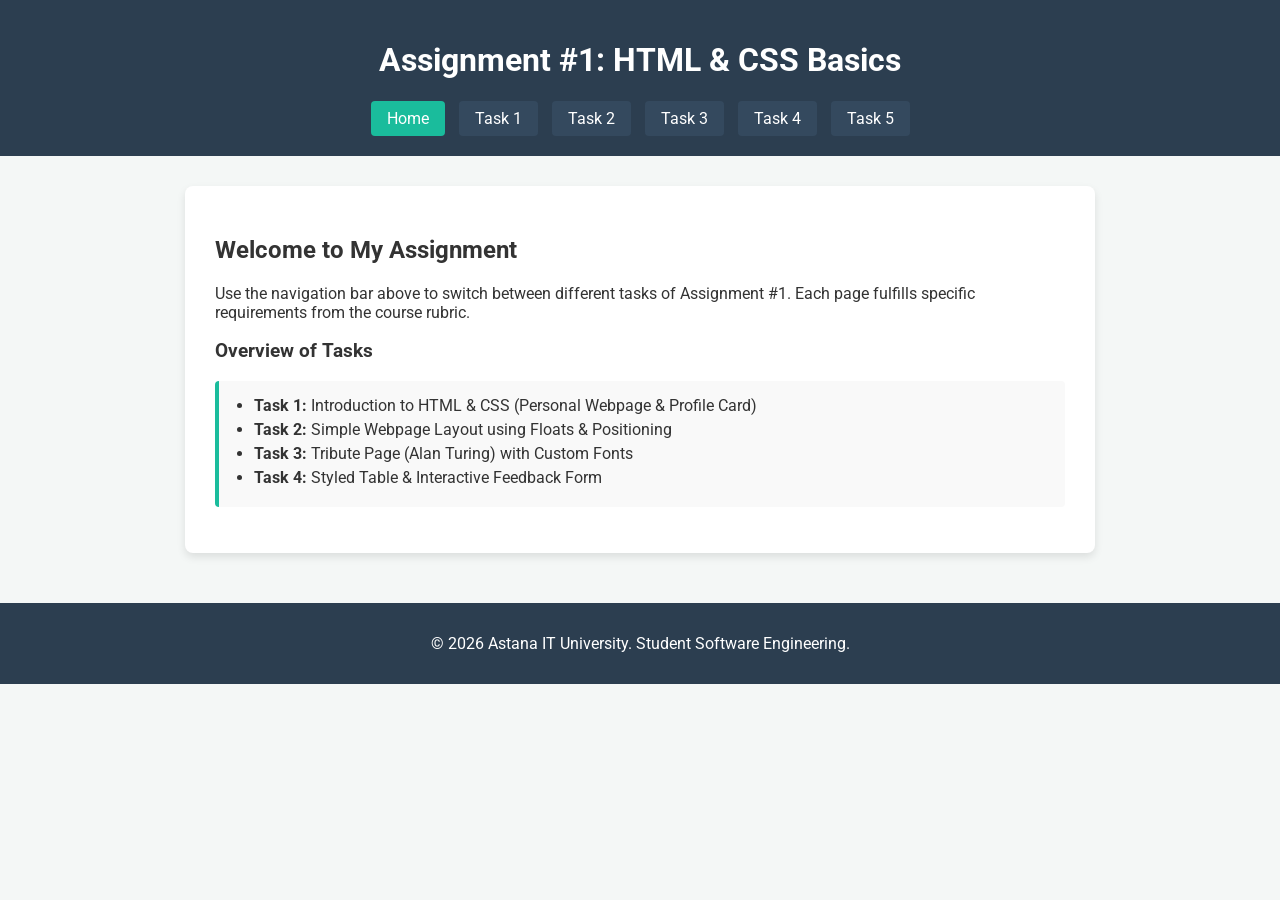
<file: web/index.html>
<!DOCTYPE html>
<html lang="en">
<head>
    <meta charset="UTF-8">
    <meta name="viewport" content="width=device-width, initial-scale=1.0">
    <title>Assignment #1 - Main Hub</title>
    <link rel="stylesheet" href="style.css">
</head>
<body>
<header class="main-header">
    <h1>Assignment #1: HTML & CSS Basics</h1>
    <nav class="navbar">
        <a href="index.html" class="active">Home</a>
        <a href="task1.html">Task 1</a>
        <a href="task2.html">Task 2</a>
        <a href="task3.html">Task 3</a>
        <a href="task4.html">Task 4</a>
        <a href="task5.html">Task 5</a>
    </nav>
</header>
<main class="content-container">
    <h2>Welcome to My Assignment</h2>
    <p>Use the navigation bar above to switch between different tasks of Assignment #1. Each page fulfills specific requirements from the course rubric.</p>

    <h3>Overview of Tasks</h3>
    <ul class="custom-list">
        <li><strong>Task 1:</strong> Introduction to HTML & CSS (Personal Webpage & Profile Card)</li>
        <li><strong>Task 2:</strong> Simple Webpage Layout using Floats & Positioning</li>
        <li><strong>Task 3:</strong> Tribute Page (Alan Turing) with Custom Fonts</li>
        <li><strong>Task 4:</strong> Styled Table & Interactive Feedback Form</li>
    </ul>
</main>

<footer class="main-footer">
    <p>&copy; 2026 Astana IT University. Student Software Engineering.</p>
</footer>
</body>
</html>
</file>
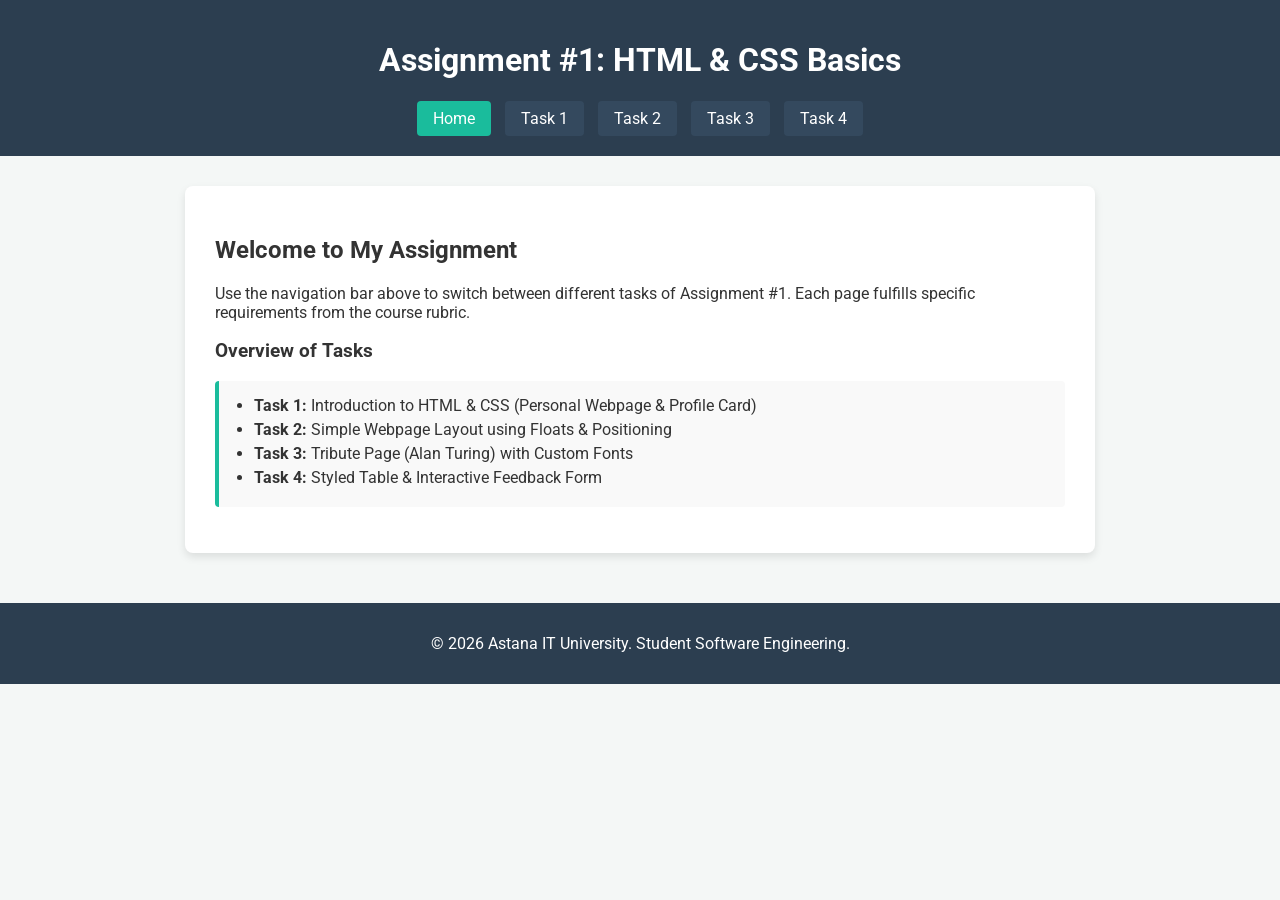
<file: web-project/web/index.html>
<!DOCTYPE html>
<html lang="en">
<head>
    <meta charset="UTF-8">
    <meta name="viewport" content="width=device-width, initial-scale=1.0">
    <title>Assignment #1 - Main Hub</title>
    <link rel="stylesheet" href="style.css">
</head>
<body>
<header class="main-header">
    <h1>Assignment #1: HTML & CSS Basics</h1>
    <nav class="navbar">
        <a href="index.html" class="active">Home</a>
        <a href="task1.html">Task 1</a>
        <a href="task2.html">Task 2</a>
        <a href="task3.html">Task 3</a>
        <a href="task4.html">Task 4</a>
    </nav>
</header>

<main class="content-container">
    <h2>Welcome to My Assignment</h2>
    <p>Use the navigation bar above to switch between different tasks of Assignment #1. Each page fulfills specific requirements from the course rubric.</p>

    <h3>Overview of Tasks</h3>
    <ul class="custom-list">
        <li><strong>Task 1:</strong> Introduction to HTML & CSS (Personal Webpage & Profile Card)</li>
        <li><strong>Task 2:</strong> Simple Webpage Layout using Floats & Positioning</li>
        <li><strong>Task 3:</strong> Tribute Page (Alan Turing) with Custom Fonts</li>
        <li><strong>Task 4:</strong> Styled Table & Interactive Feedback Form</li>
    </ul>
</main>

<footer class="main-footer">
    <p>&copy; 2026 Astana IT University. Student Software Engineering.</p>
</footer>
</body>
</html>
</file>
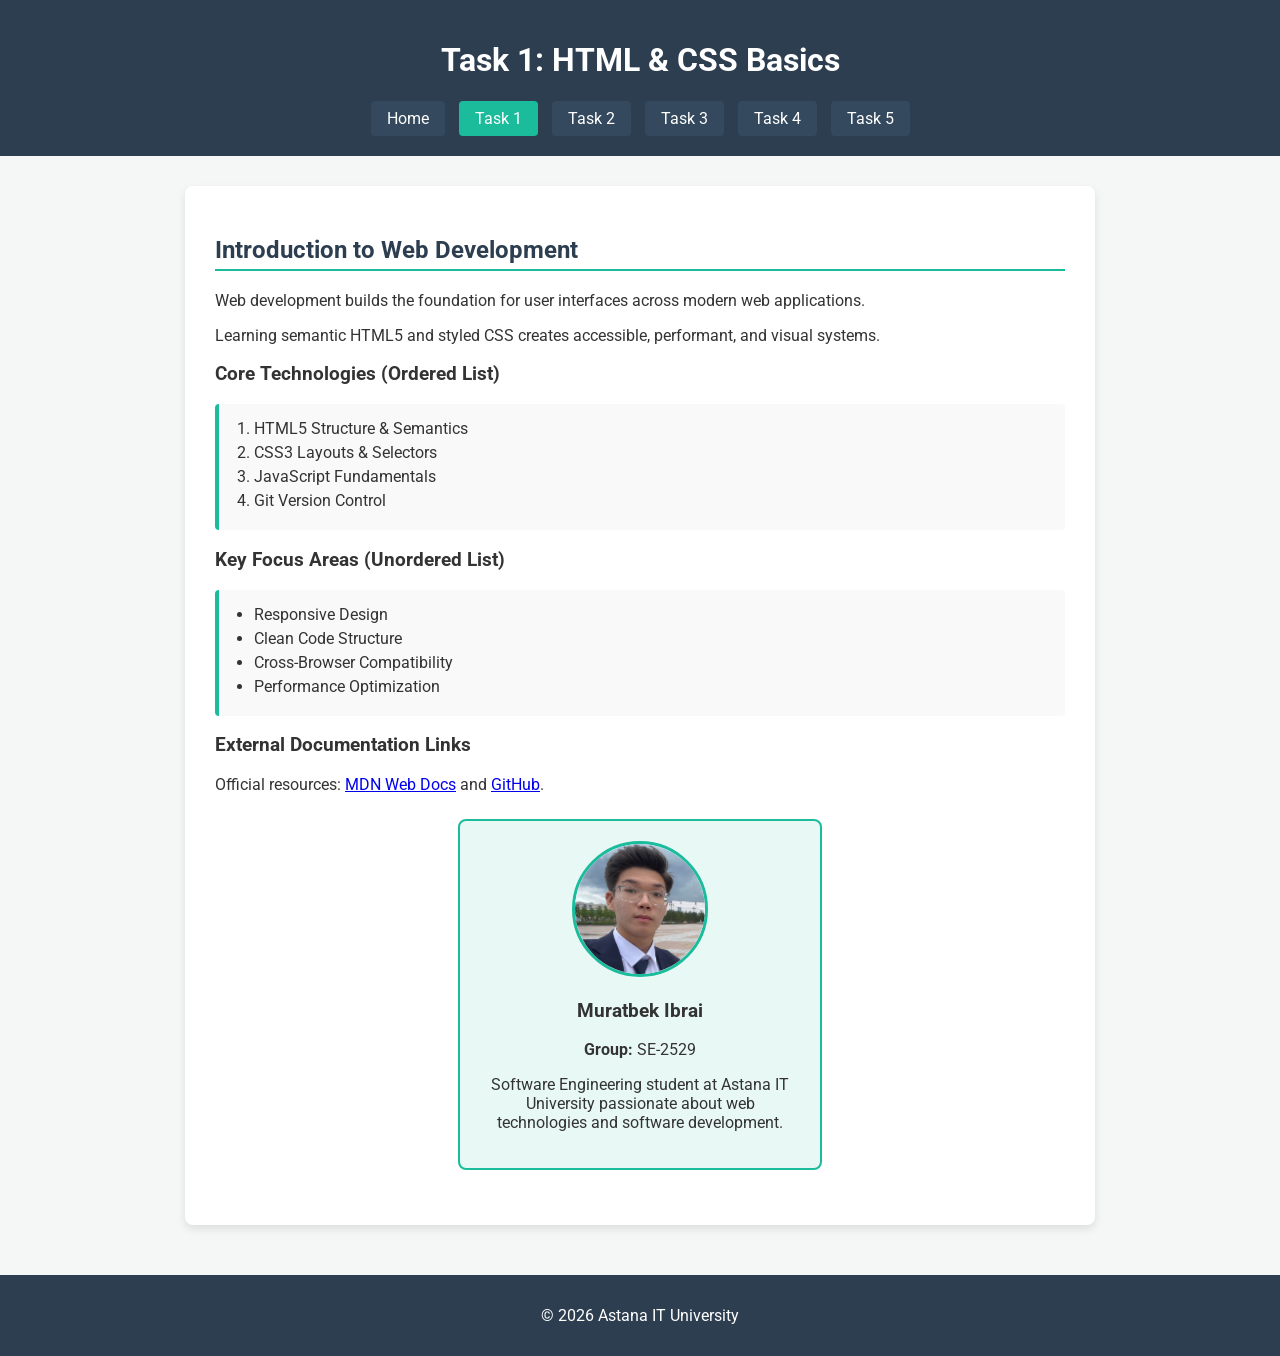
<file: web/task1.html>
<!DOCTYPE html>
<html lang="en">
<head>
    <meta charset="UTF-8">
    <meta name="viewport" content="width=device-width, initial-scale=1.0">
    <title>Task 1 - Personal Webpage</title>
    <link rel="stylesheet" href="style.css">
</head>
<body>
<header class="main-header">
    <h1>Task 1: HTML & CSS Basics</h1>
    <nav class="navbar">
        <a href="index.html">Home</a>
        <a href="task1.html" class="active">Task 1</a>
        <a href="task2.html">Task 2</a>
        <a href="task3.html">Task 3</a>
        <a href="task4.html">Task 4</a>
        <a href="task5.html">Task 5</a>
    </nav>
</header>

<main class="content-container">
    <h2 id="special-heading">Introduction to Web Development</h2>
    <p>Web development builds the foundation for user interfaces across modern web applications.</p>
    <p>Learning semantic HTML5 and styled CSS creates accessible, performant, and visual systems.</p>

    <h3>Core Technologies (Ordered List)</h3>
    <ol class="custom-list">
        <li>HTML5 Structure & Semantics</li>
        <li>CSS3 Layouts & Selectors</li>
        <li>JavaScript Fundamentals</li>
        <li>Git Version Control</li>
    </ol>

    <h3>Key Focus Areas (Unordered List)</h3>
    <ul class="custom-list">
        <li>Responsive Design</li>
        <li>Clean Code Structure</li>
        <li>Cross-Browser Compatibility</li>
        <li>Performance Optimization</li>
    </ul>

    <h3>External Documentation Links</h3>
    <p>Official resources: <a href="https://developer.mozilla.org" target="_blank">MDN Web Docs</a> and <a href="https://github.com" target="_blank">GitHub</a>.</p>

    <div class="profile-card">
        <img src="ibrai.jpg" alt="Student Profile Photo" class="profile-img">
        <h3>Muratbek Ibrai</h3>
        <p><strong>Group:</strong> SE-2529</p>
        <p>Software Engineering student at Astana IT University passionate about web technologies and software development.</p>
    </div>
</main>

<footer class="main-footer">
    <p>&copy; 2026 Astana IT University</p>
</footer>
</body>
</html>
</file>
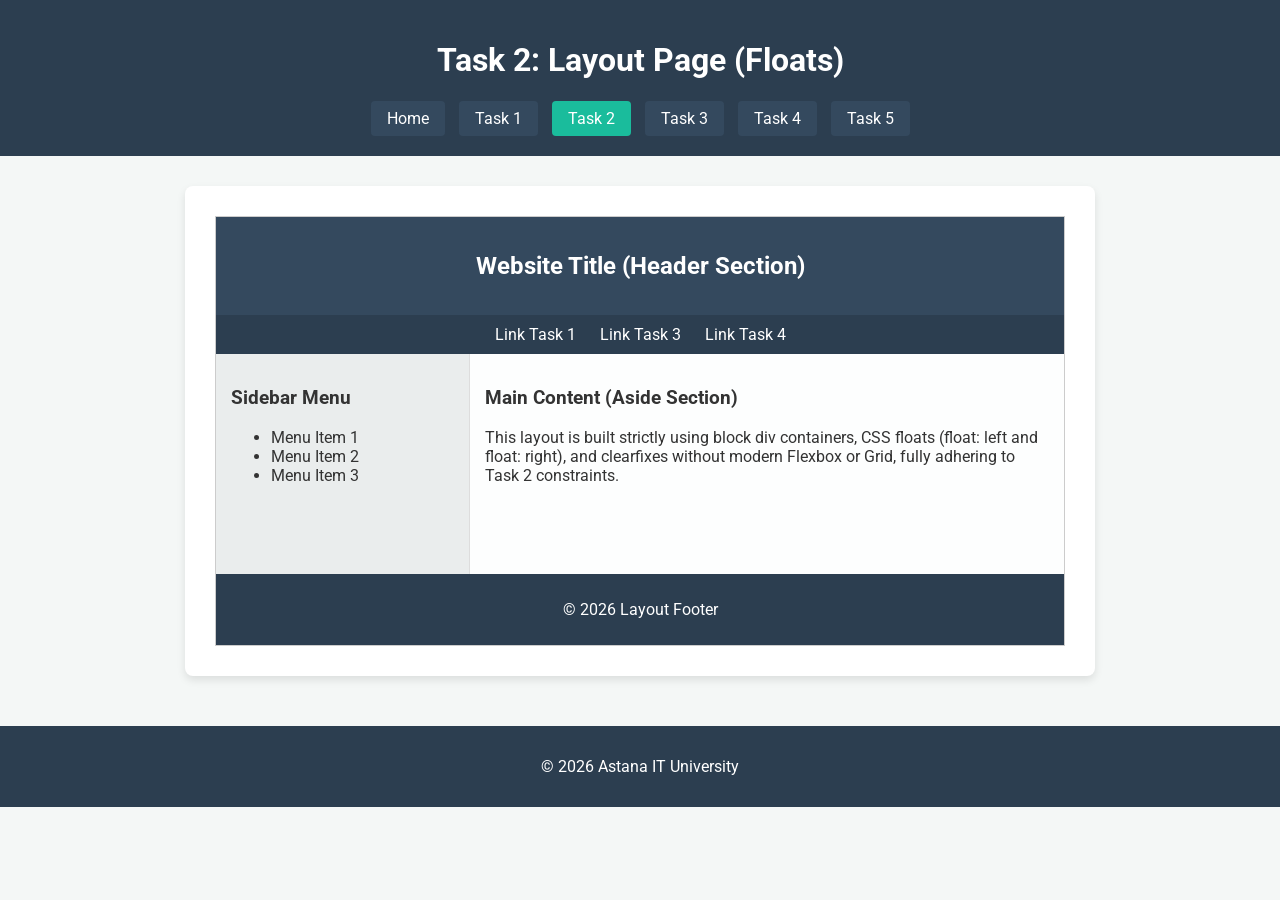
<file: web/task2.html>
<!DOCTYPE html>
<html lang="en">
<head>
    <meta charset="UTF-8">
    <meta name="viewport" content="width=device-width, initial-scale=1.0">
    <title>Task 2 - Float Layout</title>
    <link rel="stylesheet" href="style.css">
</head>
<body>
<header class="main-header">
    <h1>Task 2: Layout Page (Floats)</h1>
    <nav class="navbar">
        <a href="index.html">Home</a>
        <a href="task1.html">Task 1</a>
        <a href="task2.html" class="active">Task 2</a>
        <a href="task3.html">Task 3</a>
        <a href="task4.html">Task 4</a>
        <a href="task5.html">Task 5</a>
    </nav>
</header>

<main class="content-container">
    <div class="layout-wrapper">
        <div class="layout-header">
            <h2>Website Title (Header Section)</h2>
        </div>

        <div class="layout-nav">
            <a href="task1.html">Link Task 1</a>
            <a href="task3.html">Link Task 3</a>
            <a href="task4.html">Link Task 4</a>
        </div>

        <div class="clearfix">
            <div class="sidebar">
                <h3>Sidebar Menu</h3>
                <ul>
                    <li>Menu Item 1</li>
                    <li>Menu Item 2</li>
                    <li>Menu Item 3</li>
                </ul>
            </div>

            <aside class="main-aside">
                <h3>Main Content (Aside Section)</h3>
                <p>This layout is built strictly using block div containers, CSS floats (float: left and float: right), and clearfixes without modern Flexbox or Grid, fully adhering to Task 2 constraints.</p>
            </aside>
        </div>

        <div class="layout-footer">
            <p>&copy; 2026 Layout Footer</p>
        </div>
    </div>
</main>

<footer class="main-footer">
    <p>&copy; 2026 Astana IT University</p>
</footer>
</body>
</html>
</file>
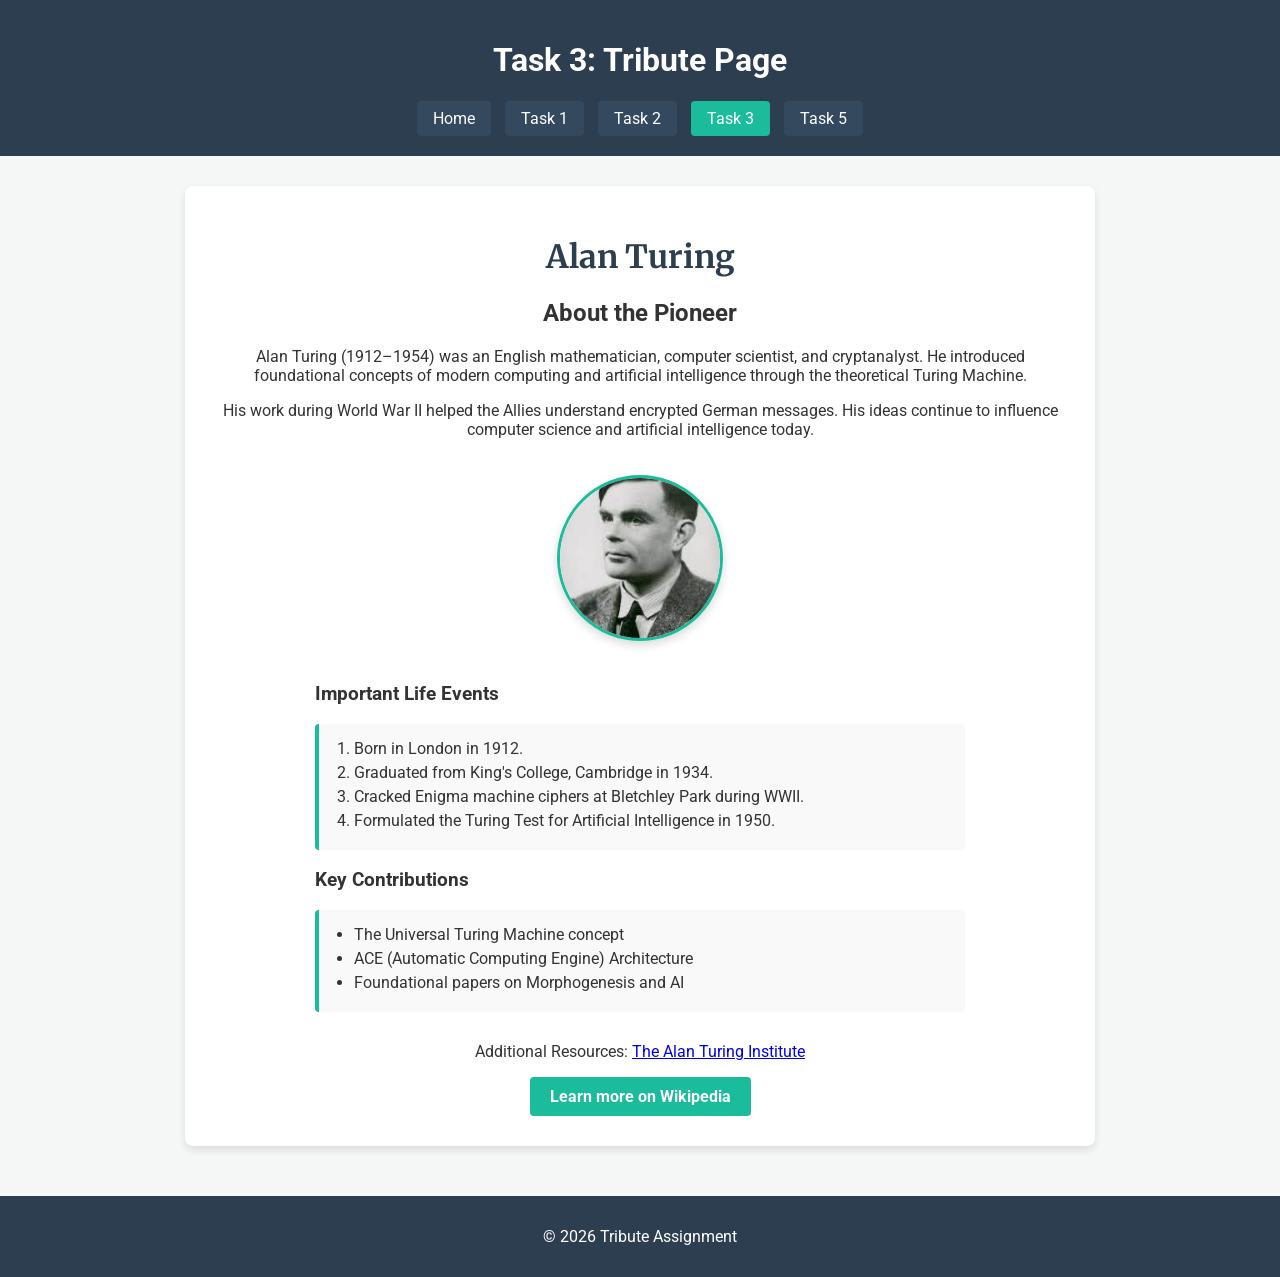
<file: web/task3.html>
<!DOCTYPE html>
<html lang="en">
<head>
    <meta charset="UTF-8">
    <meta name="viewport" content="width=device-width, initial-scale=1.0">
    <title>Task 3 - Tribute Page</title>
    <link rel="stylesheet" href="style.css">
</head>
<body>
<header class="main-header">
    <h1>Task 3: Tribute Page</h1>
    <nav class="navbar">
        <a href="index.html">Home</a>
        <a href="task1.html">Task 1</a>
        <a href="task2.html">Task 2</a>
        <a href="task3.html" class="active">Task 3</a>
        <a href="task5.html">Task 5</a>
    </nav>
</header>

<main class="content-container" style="text-align: center;">
    <h1 class="tribute-title">Alan Turing</h1>
    <h2>About the Pioneer</h2>
    <p>Alan Turing (1912–1954) was an English mathematician, computer scientist, and cryptanalyst. He introduced foundational concepts of modern computing and artificial intelligence through the theoretical Turing Machine.</p>
    <p>His work during World War II helped the Allies understand encrypted German messages. His ideas continue to influence computer science and artificial intelligence today.</p>

    <img src="photo.jpg" alt="Alan Turing Portrait" class="tribute-img">

    <div style="text-align: left; max-width: 650px; margin: 0 auto;">
        <h3>Important Life Events</h3>
        <ol class="custom-list">
            <li>Born in London in 1912.</li>
            <li>Graduated from King's College, Cambridge in 1934.</li>
            <li>Cracked Enigma machine ciphers at Bletchley Park during WWII.</li>
            <li>Formulated the Turing Test for Artificial Intelligence in 1950.</li>
        </ol>

        <h3>Key Contributions</h3>
        <ul class="custom-list">
            <li>The Universal Turing Machine concept</li>
            <li>ACE (Automatic Computing Engine) Architecture</li>
            <li>Foundational papers on Morphogenesis and AI</li>
        </ul>
    </div>

    <div style="margin-top: 30px;">
        <p>Additional Resources: <a href="https://www.turing.ac.uk" target="_blank">The Alan Turing Institute</a></p>
        <a href="https://en.wikipedia.org/wiki/Alan_Turing" target="_blank" class="btn-link">Learn more on Wikipedia</a>
    </div>
</main>

<footer class="main-footer">
    <p>&copy; 2026 Tribute Assignment</p>
</footer>
</body>
</html>
</file>
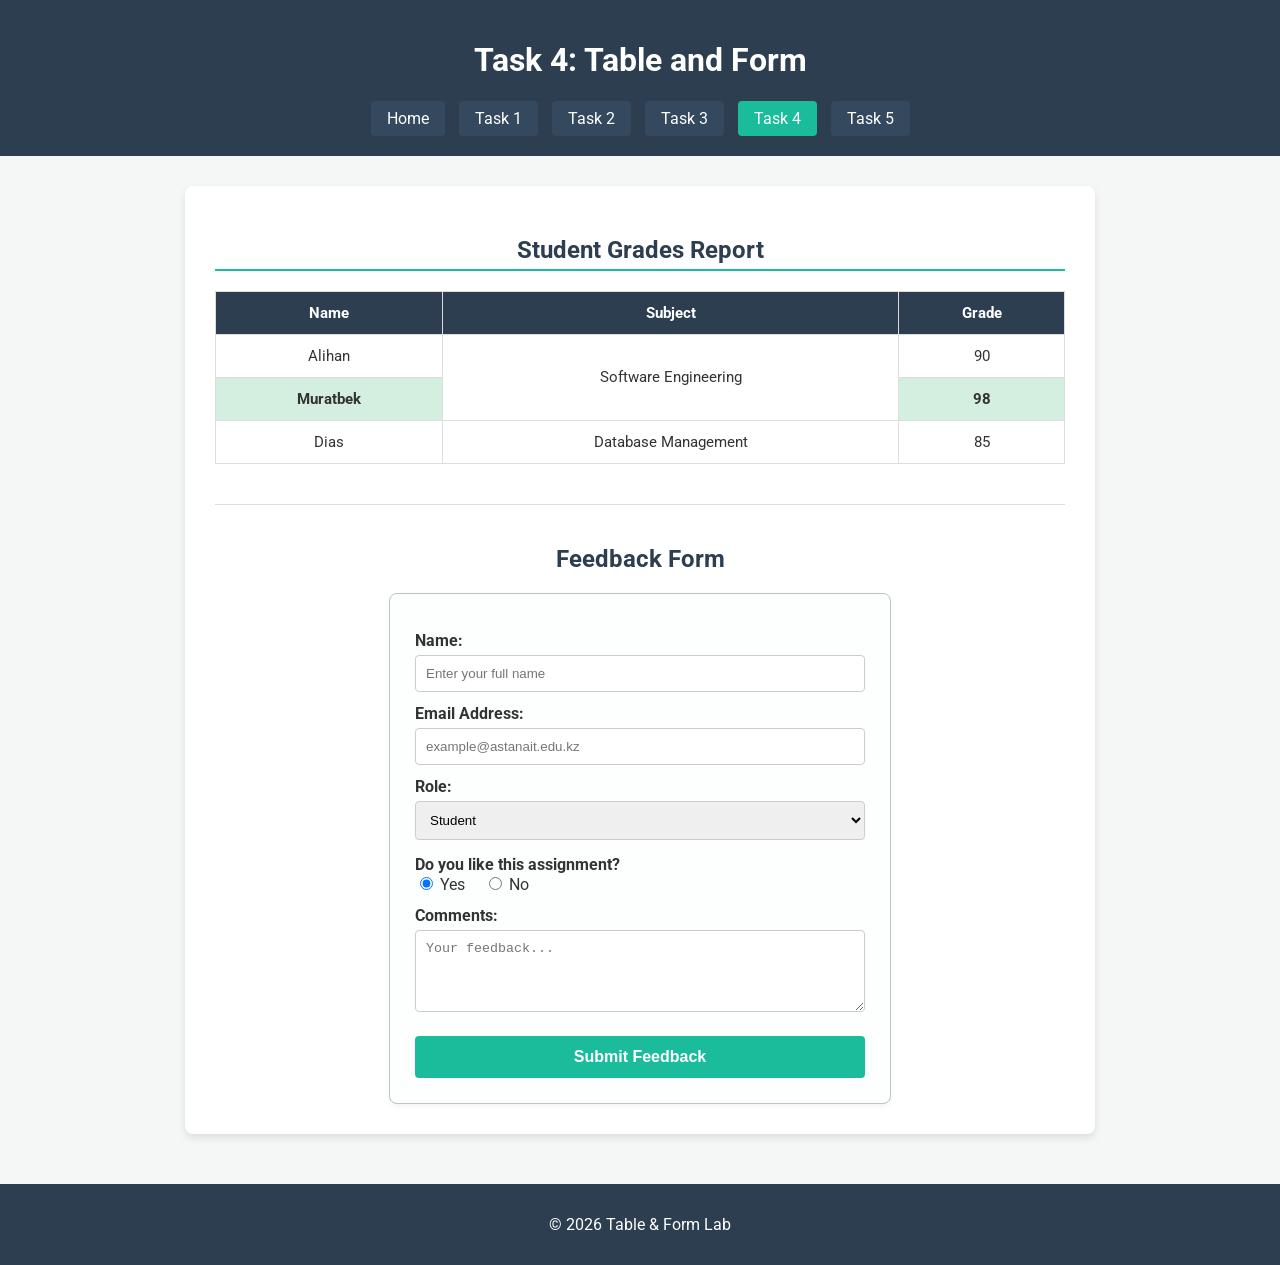
<file: web/task4.html>
<!DOCTYPE html>
<html lang="en">
<head>
    <meta charset="UTF-8">
    <meta name="viewport" content="width=device-width, initial-scale=1.0">
    <title>Task 4 - Table & Form</title>
    <link rel="stylesheet" href="style.css">
</head>
<body>
<header class="main-header">
    <h1>Task 4: Table and Form</h1>
    <nav class="navbar">
        <a href="index.html">Home</a>
        <a href="task1.html">Task 1</a>
        <a href="task2.html">Task 2</a>
        <a href="task3.html">Task 3</a>
        <a href="task4.html" class="active">Task 4</a>
        <a href="task5.html">Task 5</a>
    </nav>
</header>

<main class="content-container">
    <h2 id="special-heading" style="text-align: center;">Student Grades Report</h2>

    <table class="styled-table">
        <thead>
        <tr>
            <th>Name</th>
            <th>Subject</th>
            <th>Grade</th>
        </tr>
        </thead>
        <tbody>
        <tr>
            <td>Alihan</td>
            <td rowspan="2">Software Engineering</td>
            <td>90</td>
        </tr>
        <tr class="highlight-row">
            <td>Muratbek</td>
            <td>98</td>
        </tr>
        <tr>
            <td>Dias</td>
            <td>Database Management</td>
            <td>85</td>
        </tr>
        </tbody>
    </table>

    <hr style="margin: 40px 0; border: 0; border-top: 1px solid #ddd;">

    <h2 style="text-align: center; color: #2c3e50;">Feedback Form</h2>
    <form class="styled-form">
        <label for="name">Name:</label>
        <input type="text" id="name" name="name" placeholder="Enter your full name" required>

        <label for="email">Email Address:</label>
        <input type="email" id="email" name="email" placeholder="example@astanait.edu.kz" required>

        <label for="role">Role:</label>
        <select id="role" name="role">
            <option value="student">Student</option>
            <option value="teacher">Teacher</option>
            <option value="other">Other</option>
        </select>

        <label style="margin-top:15px;">Do you like this assignment?</label>
        <input type="radio" id="yes" name="feedback" value="yes" checked>
        <label for="yes" style="display:inline; font-weight:normal; margin-right: 15px;">Yes</label>
        <input type="radio" id="no" name="feedback" value="no">
        <label for="no" style="display:inline; font-weight:normal;">No</label>

        <label for="comments">Comments:</label>
        <textarea id="comments" name="comments" rows="4" placeholder="Your feedback..."></textarea>

        <button type="submit" class="submit-btn">Submit Feedback</button>
    </form>
</main>

<footer class="main-footer">
    <p>&copy; 2026 Table & Form Lab</p>
</footer>
</body>
</html>
</file>
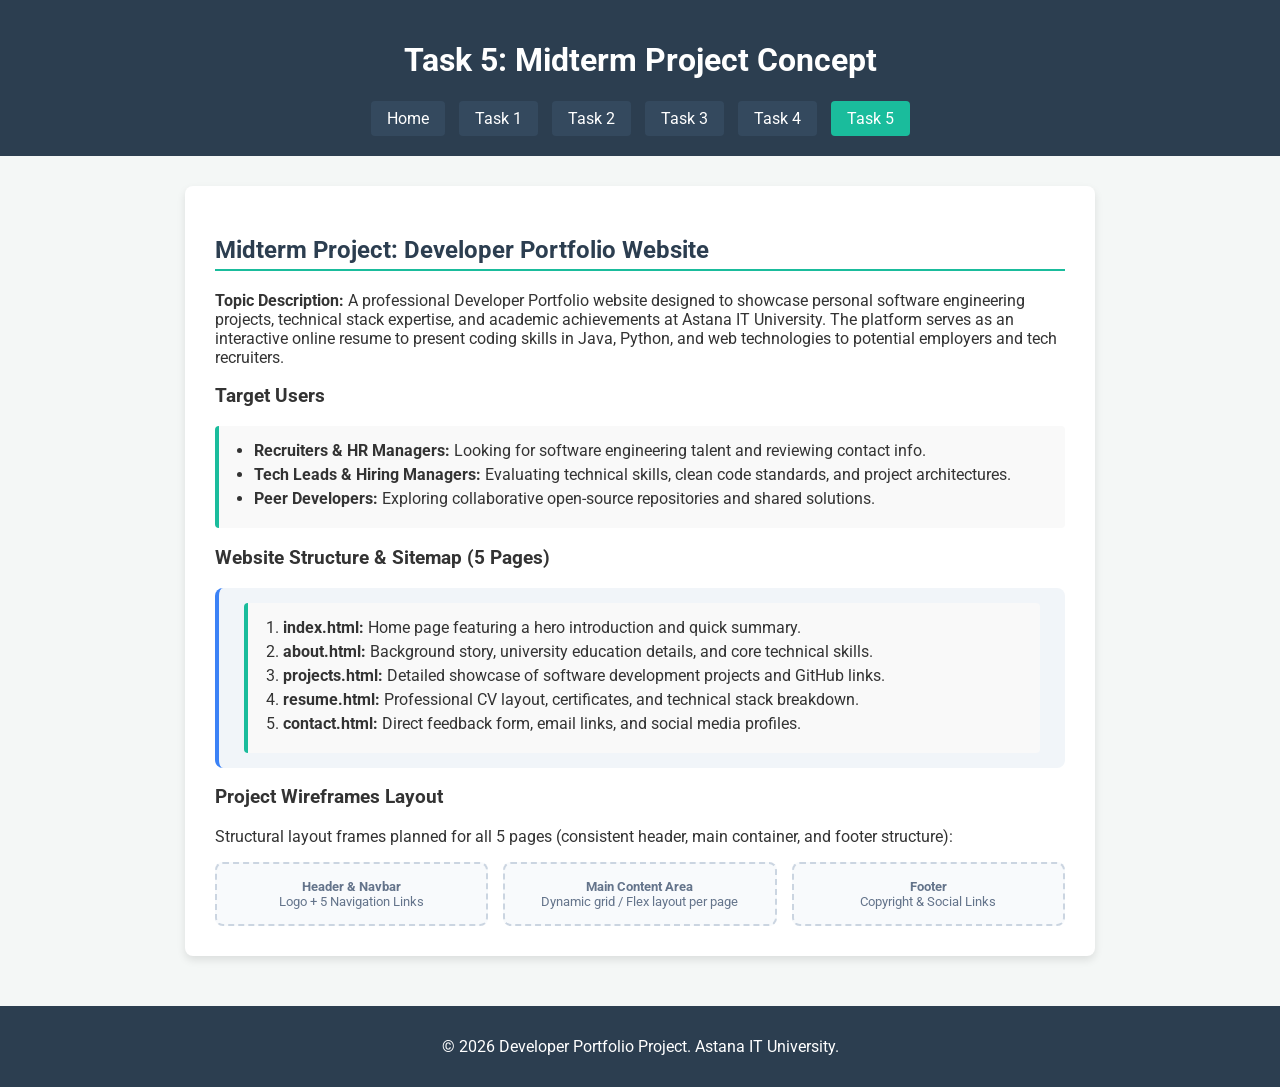
<file: web/task5.html>
<!DOCTYPE html>
<html lang="en">
<head>
    <meta charset="UTF-8">
    <meta name="viewport" content="width=device-width, initial-scale=1.0">
    <title>Task 5 - Midterm Project Concept</title>
    <link rel="stylesheet" href="style.css">
    <style>
        /* Дополнительные локальные стили для красивого оформления блоков Task 5 */
        .wireframe-grid {
            display: flex;
            gap: 15px;
            margin-top: 15px;
        }
        .wireframe-box {
            flex: 1;
            background: #f8fafc;
            border: 2px dashed #cbd5e1;
            padding: 15px;
            text-align: center;
            border-radius: 8px;
            font-size: 13px;
            color: #64748b;
        }
        .sitemap-list {
            background: #f1f5f9;
            padding: 15px 25px;
            border-radius: 8px;
            border-left: 4px solid #3b82f6;
        }
    </style>
</head>
<body>
<header class="main-header">
    <h1>Task 5: Midterm Project Concept</h1>
    <nav class="navbar">
        <a href="index.html">Home</a>
        <a href="task1.html">Task 1</a>
        <a href="task2.html">Task 2</a>
        <a href="task3.html">Task 3</a>
        <a href="task4.html">Task 4</a>
        <a href="task5.html" class="active">Task 5</a>
    </nav>
</header>

<main class="content-container">
    <h2 id="special-heading">Midterm Project: Developer Portfolio Website</h2>

    <p><strong>Topic Description:</strong> A professional Developer Portfolio website designed to showcase personal software engineering projects, technical stack expertise, and academic achievements at Astana IT University. The platform serves as an interactive online resume to present coding skills in Java, Python, and web technologies to potential employers and tech recruiters.</p>

    <h3>Target Users</h3>
    <ul class="custom-list">
        <li><strong>Recruiters & HR Managers:</strong> Looking for software engineering talent and reviewing contact info.</li>
        <li><strong>Tech Leads & Hiring Managers:</strong> Evaluating technical skills, clean code standards, and project architectures.</li>
        <li><strong>Peer Developers:</strong> Exploring collaborative open-source repositories and shared solutions.</li>
    </ul>

    <h3>Website Structure & Sitemap (5 Pages)</h3>
    <div class="sitemap-list">
        <ol class="custom-list" style="margin: 0;">
            <li><strong>index.html:</strong> Home page featuring a hero introduction and quick summary.</li>
            <li><strong>about.html:</strong> Background story, university education details, and core technical skills.</li>
            <li><strong>projects.html:</strong> Detailed showcase of software development projects and GitHub links.</li>
            <li><strong>resume.html:</strong> Professional CV layout, certificates, and technical stack breakdown.</li>
            <li><strong>contact.html:</strong> Direct feedback form, email links, and social media profiles.</li>
        </ol>
    </div>

    <h3>Project Wireframes Layout</h3>
    <p>Structural layout frames planned for all 5 pages (consistent header, main container, and footer structure):</p>

    <div class="wireframe-grid">
        <div class="wireframe-box">
            <strong>Header & Navbar</strong><br>Logo + 5 Navigation Links
        </div>
        <div class="wireframe-box">
            <strong>Main Content Area</strong><br>Dynamic grid / Flex layout per page
        </div>
        <div class="wireframe-box">
            <strong>Footer</strong><br>Copyright & Social Links
        </div>
    </div>
</main>

<footer class="main-footer">
    <p>&copy; 2026 Developer Portfolio Project. Astana IT University.</p>
</footer>
</body>
</html>
</file>
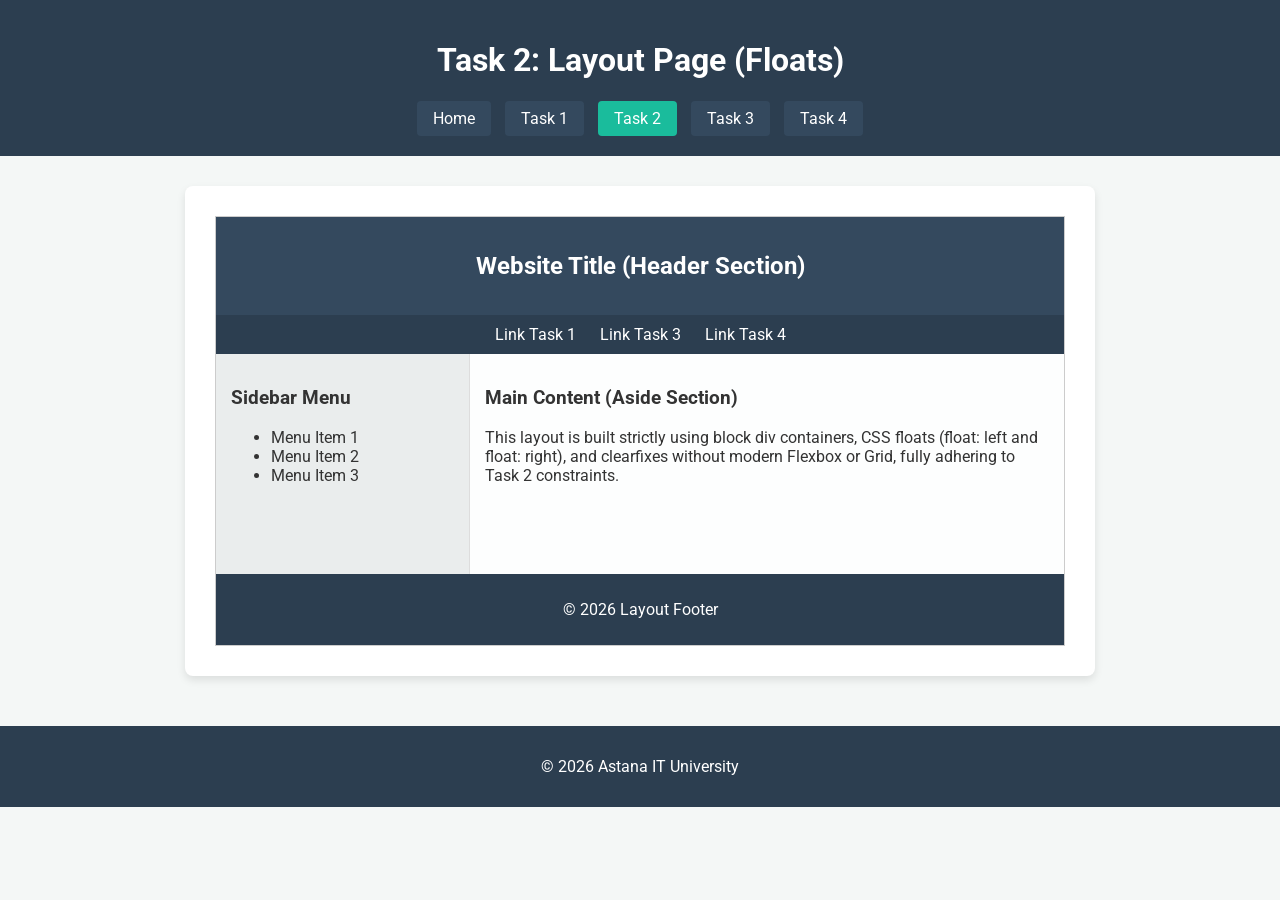
<file: web-project/web/task2.html>
<!DOCTYPE html>
<html lang="en">
<head>
    <meta charset="UTF-8">
    <meta name="viewport" content="width=device-width, initial-scale=1.0">
    <title>Task 2 - Float Layout</title>
    <link rel="stylesheet" href="style.css">
</head>
<body>
<header class="main-header">
    <h1>Task 2: Layout Page (Floats)</h1>
    <nav class="navbar">
        <a href="index.html">Home</a>
        <a href="task1.html">Task 1</a>
        <a href="task2.html" class="active">Task 2</a>
        <a href="task3.html">Task 3</a>
        <a href="task4.html">Task 4</a>
    </nav>
</header>

<main class="content-container">
    <div class="layout-wrapper">
        <div class="layout-header">
            <h2>Website Title (Header Section)</h2>
        </div>

        <div class="layout-nav">
            <a href="task1.html">Link Task 1</a>
            <a href="task3.html">Link Task 3</a>
            <a href="task4.html">Link Task 4</a>
        </div>

        <div class="clearfix">
            <div class="sidebar">
                <h3>Sidebar Menu</h3>
                <ul>
                    <li>Menu Item 1</li>
                    <li>Menu Item 2</li>
                    <li>Menu Item 3</li>
                </ul>
            </div>

            <aside class="main-aside">
                <h3>Main Content (Aside Section)</h3>
                <p>This layout is built strictly using block div containers, CSS floats (float: left and float: right), and clearfixes without modern Flexbox or Grid, fully adhering to Task 2 constraints.</p>
            </aside>
        </div>

        <div class="layout-footer">
            <p>&copy; 2026 Layout Footer</p>
        </div>
    </div>
</main>

<footer class="main-footer">
    <p>&copy; 2026 Astana IT University</p>
</footer>
</body>
</html>
</file>
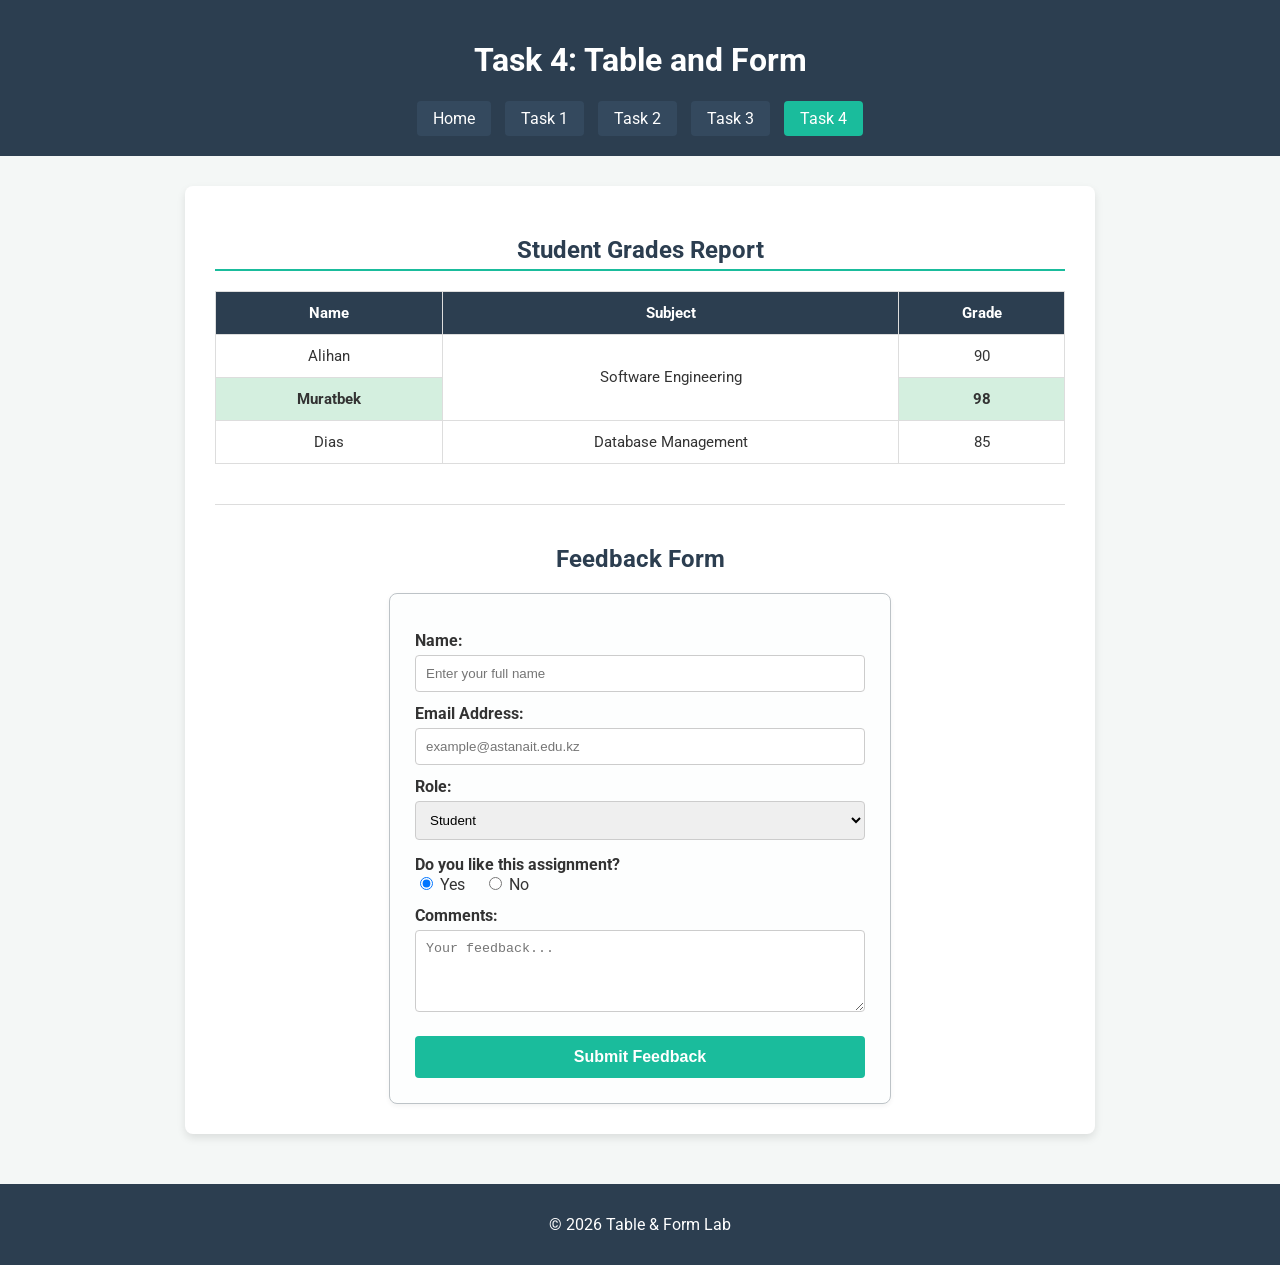
<file: web-project/web/task4.html>
<!DOCTYPE html>
<html lang="en">
<head>
    <meta charset="UTF-8">
    <meta name="viewport" content="width=device-width, initial-scale=1.0">
    <title>Task 4 - Table & Form</title>
    <link rel="stylesheet" href="style.css">
</head>
<body>
<header class="main-header">
    <h1>Task 4: Table and Form</h1>
    <nav class="navbar">
        <a href="index.html">Home</a>
        <a href="task1.html">Task 1</a>
        <a href="task2.html">Task 2</a>
        <a href="task3.html">Task 3</a>
        <a href="task4.html" class="active">Task 4</a>
    </nav>
</header>

<main class="content-container">
    <h2 id="special-heading" style="text-align: center;">Student Grades Report</h2>

    <table class="styled-table">
        <thead>
        <tr>
            <th>Name</th>
            <th>Subject</th>
            <th>Grade</th>
        </tr>
        </thead>
        <tbody>
        <tr>
            <td>Alihan</td>
            <td rowspan="2">Software Engineering</td>
            <td>90</td>
        </tr>
        <tr class="highlight-row">
            <td>Muratbek</td>
            <td>98</td>
        </tr>
        <tr>
            <td>Dias</td>
            <td>Database Management</td>
            <td>85</td>
        </tr>
        </tbody>
    </table>

    <hr style="margin: 40px 0; border: 0; border-top: 1px solid #ddd;">

    <h2 style="text-align: center; color: #2c3e50;">Feedback Form</h2>
    <form class="styled-form">
        <label for="name">Name:</label>
        <input type="text" id="name" name="name" placeholder="Enter your full name" required>

        <label for="email">Email Address:</label>
        <input type="email" id="email" name="email" placeholder="example@astanait.edu.kz" required>

        <label for="role">Role:</label>
        <select id="role" name="role">
            <option value="student">Student</option>
            <option value="teacher">Teacher</option>
            <option value="other">Other</option>
        </select>

        <label style="margin-top:15px;">Do you like this assignment?</label>
        <input type="radio" id="yes" name="feedback" value="yes" checked>
        <label for="yes" style="display:inline; font-weight:normal; margin-right: 15px;">Yes</label>
        <input type="radio" id="no" name="feedback" value="no">
        <label for="no" style="display:inline; font-weight:normal;">No</label>

        <label for="comments">Comments:</label>
        <textarea id="comments" name="comments" rows="4" placeholder="Your feedback..."></textarea>

        <button type="submit" class="submit-btn">Submit Feedback</button>
    </form>
</main>

<footer class="main-footer">
    <p>&copy; 2026 Table & Form Lab</p>
</footer>
</body>
</html>
</file>
<file: web/style.css>
/* Google Fonts для Task 3 */
@import url('https://fonts.googleapis.com/css2?family=Merriweather:ital,wght@0,400;0,700;1,400&family=Roboto:wght@400;500;700&display=swap');

/* Общие стили */
body {
    font-family: 'Roboto', 'Segoe UI', Tahoma, sans-serif;
    background-color: #f4f7f6;
    color: #333;
    margin: 0;
    padding: 0;
}

/* Навигация и Шапка */
.main-header {
    background-color: #2c3e50;
    color: white;
    padding: 20px;
    text-align: center;
}

.navbar {
    margin-top: 15px;
}

.navbar a {
    color: white;
    text-decoration: none;
    padding: 8px 16px;
    margin: 0 5px;
    background-color: #34495e;
    border-radius: 4px;
    transition: background-color 0.3s;
    display: inline-block;
}

.navbar a:hover, .navbar a.active {
    background-color: #1abc9c;
}

/* Основной контейнер */
.content-container {
    max-width: 850px;
    margin: 30px auto;
    background: white;
    padding: 30px;
    border-radius: 8px;
    box-shadow: 0 4px 8px rgba(0,0,0,0.1);
}

/* Футер */
.main-footer {
    text-align: center;
    padding: 15px;
    background-color: #2c3e50;
    color: white;
    margin-top: 50px;
}

/* --- TASK 1 STYLES --- */
#special-heading {
    color: #2c3e50;
    border-bottom: 2px solid #1abc9c;
    padding-bottom: 5px;
}

.custom-list {
    background: #f9f9f9;
    padding: 15px 15px 15px 35px;
    border-left: 4px solid #1abc9c;
    border-radius: 4px;
}

.custom-list li {
    margin-bottom: 5px;
}

.profile-card {
    border: 2px solid #1abc9c;
    padding: 20px;
    border-radius: 8px;
    background-color: #e8f8f5;
    text-align: center;
    max-width: 320px;
    margin: 25px auto;
}

.profile-img {
    width: 130px;
    height: 130px;
    border-radius: 50%;
    object-fit: cover;
    border: 3px solid #1abc9c;
    max-width: 100%;
}

/* --- TASK 2 FLOAT LAYOUT STYLES (No Flex/Grid) --- */
.layout-wrapper {
    width: 100%;
    background: #fff;
    border: 1px solid #ccc;
    box-sizing: border-box;
}

.layout-header {
    background: #34495e;
    color: white;
    padding: 15px;
    text-align: center;
}

.layout-nav {
    background: #2c3e50;
    padding: 10px;
    text-align: center;
}

.layout-nav a {
    color: white;
    margin: 0 10px;
    text-decoration: none;
}

.sidebar {
    float: left;
    width: 30%;
    background: #eaeded;
    padding: 15px;
    min-height: 220px;
    box-sizing: border-box;
    border-right: 1px solid #ddd;
}

.main-aside {
    float: right;
    width: 70%;
    background: #fdfefe;
    padding: 15px;
    min-height: 220px;
    box-sizing: border-box;
}

.clearfix::after {
    content: "";
    clear: both;
    display: table;
}

.layout-footer {
    background: #2c3e50;
    color: white;
    text-align: center;
    padding: 10px;
}

/* --- TASK 3 TRIBUTE STYLES --- */
.tribute-title {
    font-family: 'Merriweather', serif;
    color: #2c3e50;
}

.tribute-img {
    border-radius: 50%;
    width: 160px;
    height: 160px;
    object-fit: cover;
    margin: 20px 0;
    box-shadow: 0 4px 10px rgba(0,0,0,0.15);
    border: 3px solid #1abc9c;
}

.btn-link {
    background-color: #1abc9c;
    color: white !important;
    padding: 10px 20px;
    border-radius: 4px;
    text-decoration: none;
    display: inline-block;
    transition: background-color 0.3s;
    font-weight: bold;
}

.btn-link:hover {
    background-color: #16a085;
}

/* --- TASK 4 TABLE & FORM STYLES --- */
.styled-table {
    width: 100%;
    border-collapse: collapse;
    margin: 20px 0;
    font-size: 15px;
}

.styled-table th, .styled-table td {
    border: 1px solid #ddd;
    padding: 12px;
    text-align: center;
}

.styled-table th {
    background-color: #2c3e50;
    color: white;
}

.styled-table tr:nth-child(even) {
    background-color: #f8f9f9;
}

.highlight-row {
    background-color: #d4efdf !important;
    font-weight: bold;
}

.styled-form {
    max-width: 450px;
    margin: 0 auto;
    background: #fdfefe;
    padding: 25px;
    border: 1px solid #bdc3c7;
    border-radius: 8px;
    box-shadow: 0 2px 5px rgba(0,0,0,0.05);
}

.styled-form label {
    display: block;
    margin-top: 12px;
    font-weight: bold;
}

.styled-form input[type="text"],
.styled-form input[type="email"],
.styled-form select,
.styled-form textarea {
    width: 100%;
    padding: 10px;
    margin-top: 5px;
    border: 1px solid #ccc;
    border-radius: 4px;
    box-sizing: border-box;
}

.submit-btn {
    background-color: #1abc9c;
    color: white;
    padding: 12px;
    border: none;
    border-radius: 4px;
    cursor: pointer;
    margin-top: 20px;
    width: 100%;
    font-size: 16px;
    font-weight: bold;
    transition: background-color 0.3s;
}

.submit-btn:hover {
    background-color: #16a085;
}
</file>
<file: web-project/web/style.css>
/* Google Fonts для Task 3 */
@import url('https://fonts.googleapis.com/css2?family=Merriweather:ital,wght@0,400;0,700;1,400&family=Roboto:wght@400;500;700&display=swap');

/* Общие стили */
body {
    font-family: 'Roboto', 'Segoe UI', Tahoma, sans-serif;
    background-color: #f4f7f6;
    color: #333;
    margin: 0;
    padding: 0;
}

/* Навигация и Шапка */
.main-header {
    background-color: #2c3e50;
    color: white;
    padding: 20px;
    text-align: center;
}

.navbar {
    margin-top: 15px;
}

.navbar a {
    color: white;
    text-decoration: none;
    padding: 8px 16px;
    margin: 0 5px;
    background-color: #34495e;
    border-radius: 4px;
    transition: background-color 0.3s;
    display: inline-block;
}

.navbar a:hover, .navbar a.active {
    background-color: #1abc9c;
}

/* Основной контейнер */
.content-container {
    max-width: 850px;
    margin: 30px auto;
    background: white;
    padding: 30px;
    border-radius: 8px;
    box-shadow: 0 4px 8px rgba(0,0,0,0.1);
}

/* Футер */
.main-footer {
    text-align: center;
    padding: 15px;
    background-color: #2c3e50;
    color: white;
    margin-top: 50px;
}

/* --- TASK 1 STYLES --- */
#special-heading {
    color: #2c3e50;
    border-bottom: 2px solid #1abc9c;
    padding-bottom: 5px;
}

.custom-list {
    background: #f9f9f9;
    padding: 15px 15px 15px 35px;
    border-left: 4px solid #1abc9c;
    border-radius: 4px;
}

.custom-list li {
    margin-bottom: 5px;
}

.profile-card {
    border: 2px solid #1abc9c;
    padding: 20px;
    border-radius: 8px;
    background-color: #e8f8f5;
    text-align: center;
    max-width: 320px;
    margin: 25px auto;
}

.profile-img {
    width: 130px;
    height: 130px;
    border-radius: 50%;
    object-fit: cover;
    border: 3px solid #1abc9c;
    max-width: 100%;
}

/* --- TASK 2 FLOAT LAYOUT STYLES (No Flex/Grid) --- */
.layout-wrapper {
    width: 100%;
    background: #fff;
    border: 1px solid #ccc;
    box-sizing: border-box;
}

.layout-header {
    background: #34495e;
    color: white;
    padding: 15px;
    text-align: center;
}

.layout-nav {
    background: #2c3e50;
    padding: 10px;
    text-align: center;
}

.layout-nav a {
    color: white;
    margin: 0 10px;
    text-decoration: none;
}

.sidebar {
    float: left;
    width: 30%;
    background: #eaeded;
    padding: 15px;
    min-height: 220px;
    box-sizing: border-box;
    border-right: 1px solid #ddd;
}

.main-aside {
    float: right;
    width: 70%;
    background: #fdfefe;
    padding: 15px;
    min-height: 220px;
    box-sizing: border-box;
}

.clearfix::after {
    content: "";
    clear: both;
    display: table;
}

.layout-footer {
    background: #2c3e50;
    color: white;
    text-align: center;
    padding: 10px;
}

/* --- TASK 3 TRIBUTE STYLES --- */
.tribute-title {
    font-family: 'Merriweather', serif;
    color: #2c3e50;
}

.tribute-img {
    border-radius: 50%;
    width: 160px;
    height: 160px;
    object-fit: cover;
    margin: 20px 0;
    box-shadow: 0 4px 10px rgba(0,0,0,0.15);
    border: 3px solid #1abc9c;
}

.btn-link {
    background-color: #1abc9c;
    color: white !important;
    padding: 10px 20px;
    border-radius: 4px;
    text-decoration: none;
    display: inline-block;
    transition: background-color 0.3s;
    font-weight: bold;
}

.btn-link:hover {
    background-color: #16a085;
}

/* --- TASK 4 TABLE & FORM STYLES --- */
.styled-table {
    width: 100%;
    border-collapse: collapse;
    margin: 20px 0;
    font-size: 15px;
}

.styled-table th, .styled-table td {
    border: 1px solid #ddd;
    padding: 12px;
    text-align: center;
}

.styled-table th {
    background-color: #2c3e50;
    color: white;
}

.styled-table tr:nth-child(even) {
    background-color: #f8f9f9;
}

.highlight-row {
    background-color: #d4efdf !important;
    font-weight: bold;
}

.styled-form {
    max-width: 450px;
    margin: 0 auto;
    background: #fdfefe;
    padding: 25px;
    border: 1px solid #bdc3c7;
    border-radius: 8px;
    box-shadow: 0 2px 5px rgba(0,0,0,0.05);
}

.styled-form label {
    display: block;
    margin-top: 12px;
    font-weight: bold;
}

.styled-form input[type="text"],
.styled-form input[type="email"],
.styled-form select,
.styled-form textarea {
    width: 100%;
    padding: 10px;
    margin-top: 5px;
    border: 1px solid #ccc;
    border-radius: 4px;
    box-sizing: border-box;
}

.submit-btn {
    background-color: #1abc9c;
    color: white;
    padding: 12px;
    border: none;
    border-radius: 4px;
    cursor: pointer;
    margin-top: 20px;
    width: 100%;
    font-size: 16px;
    font-weight: bold;
    transition: background-color 0.3s;
}

.submit-btn:hover {
    background-color: #16a085;
}
</file>
